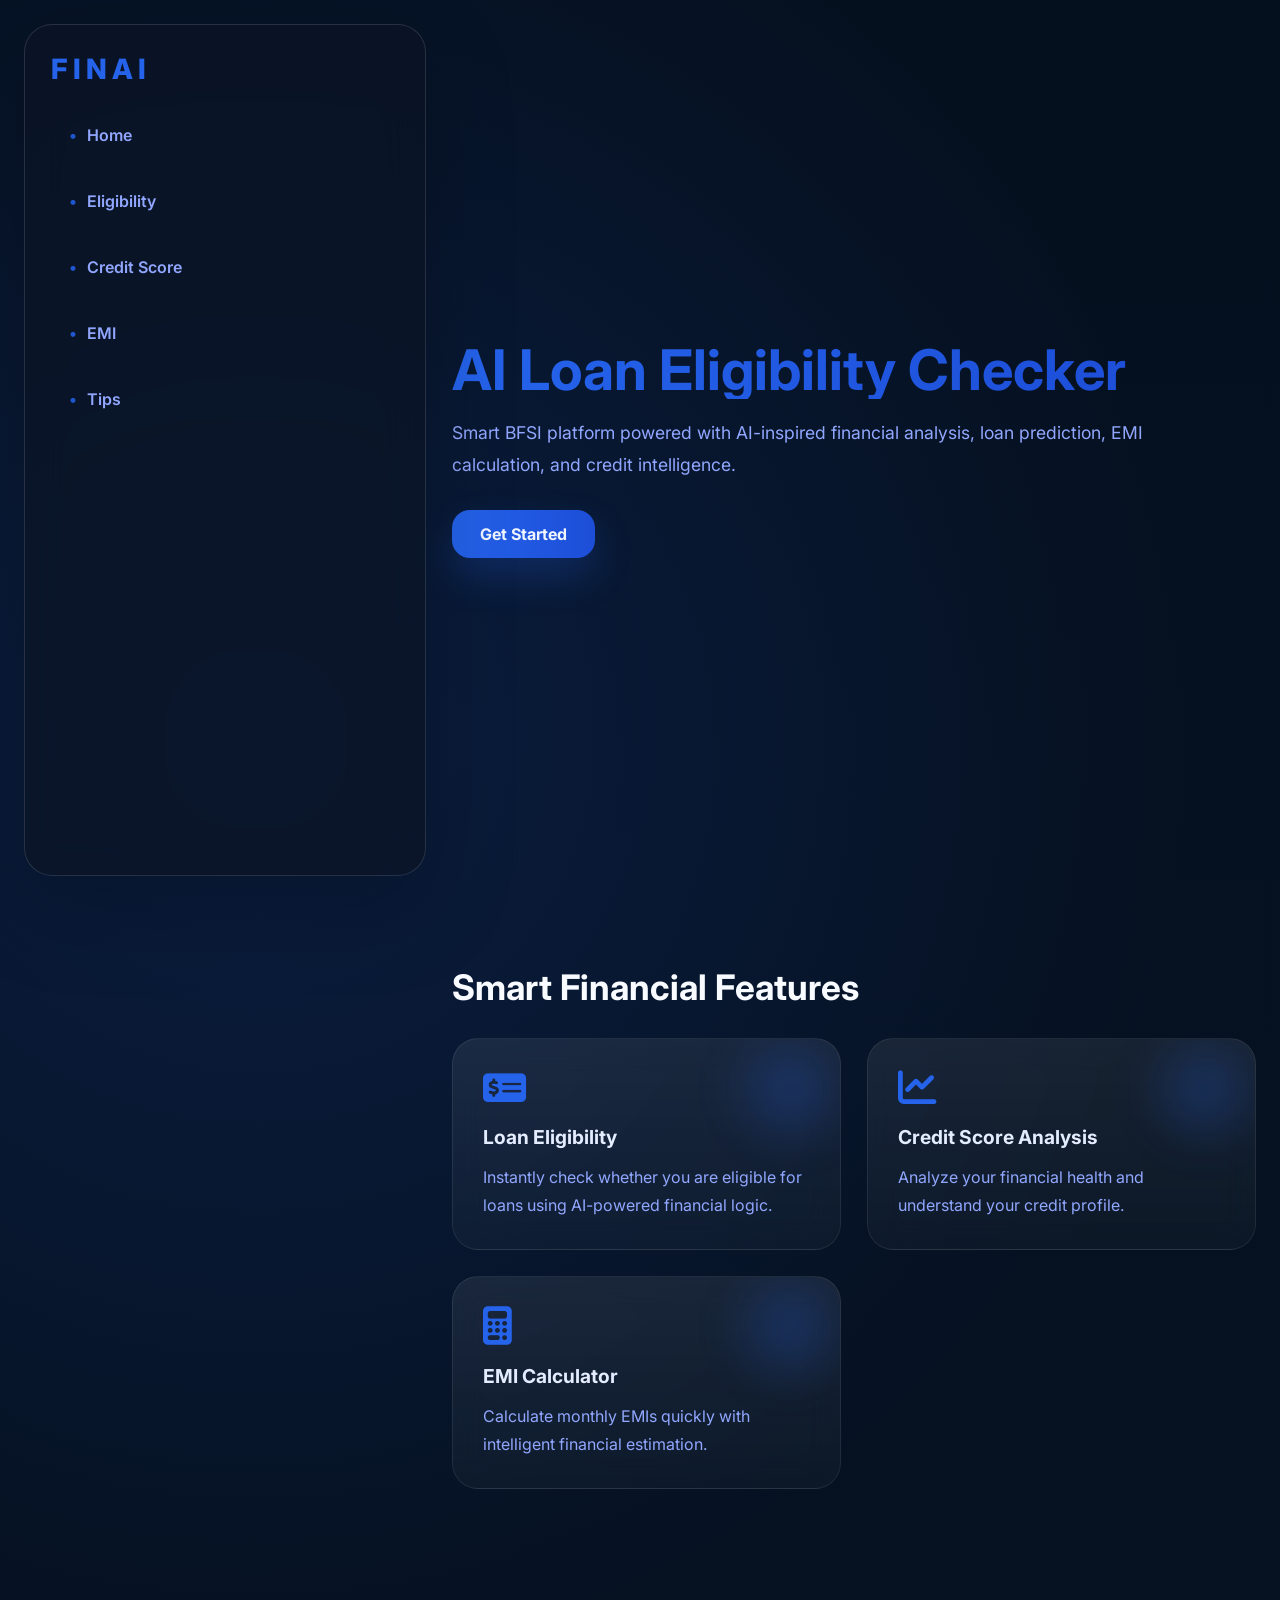
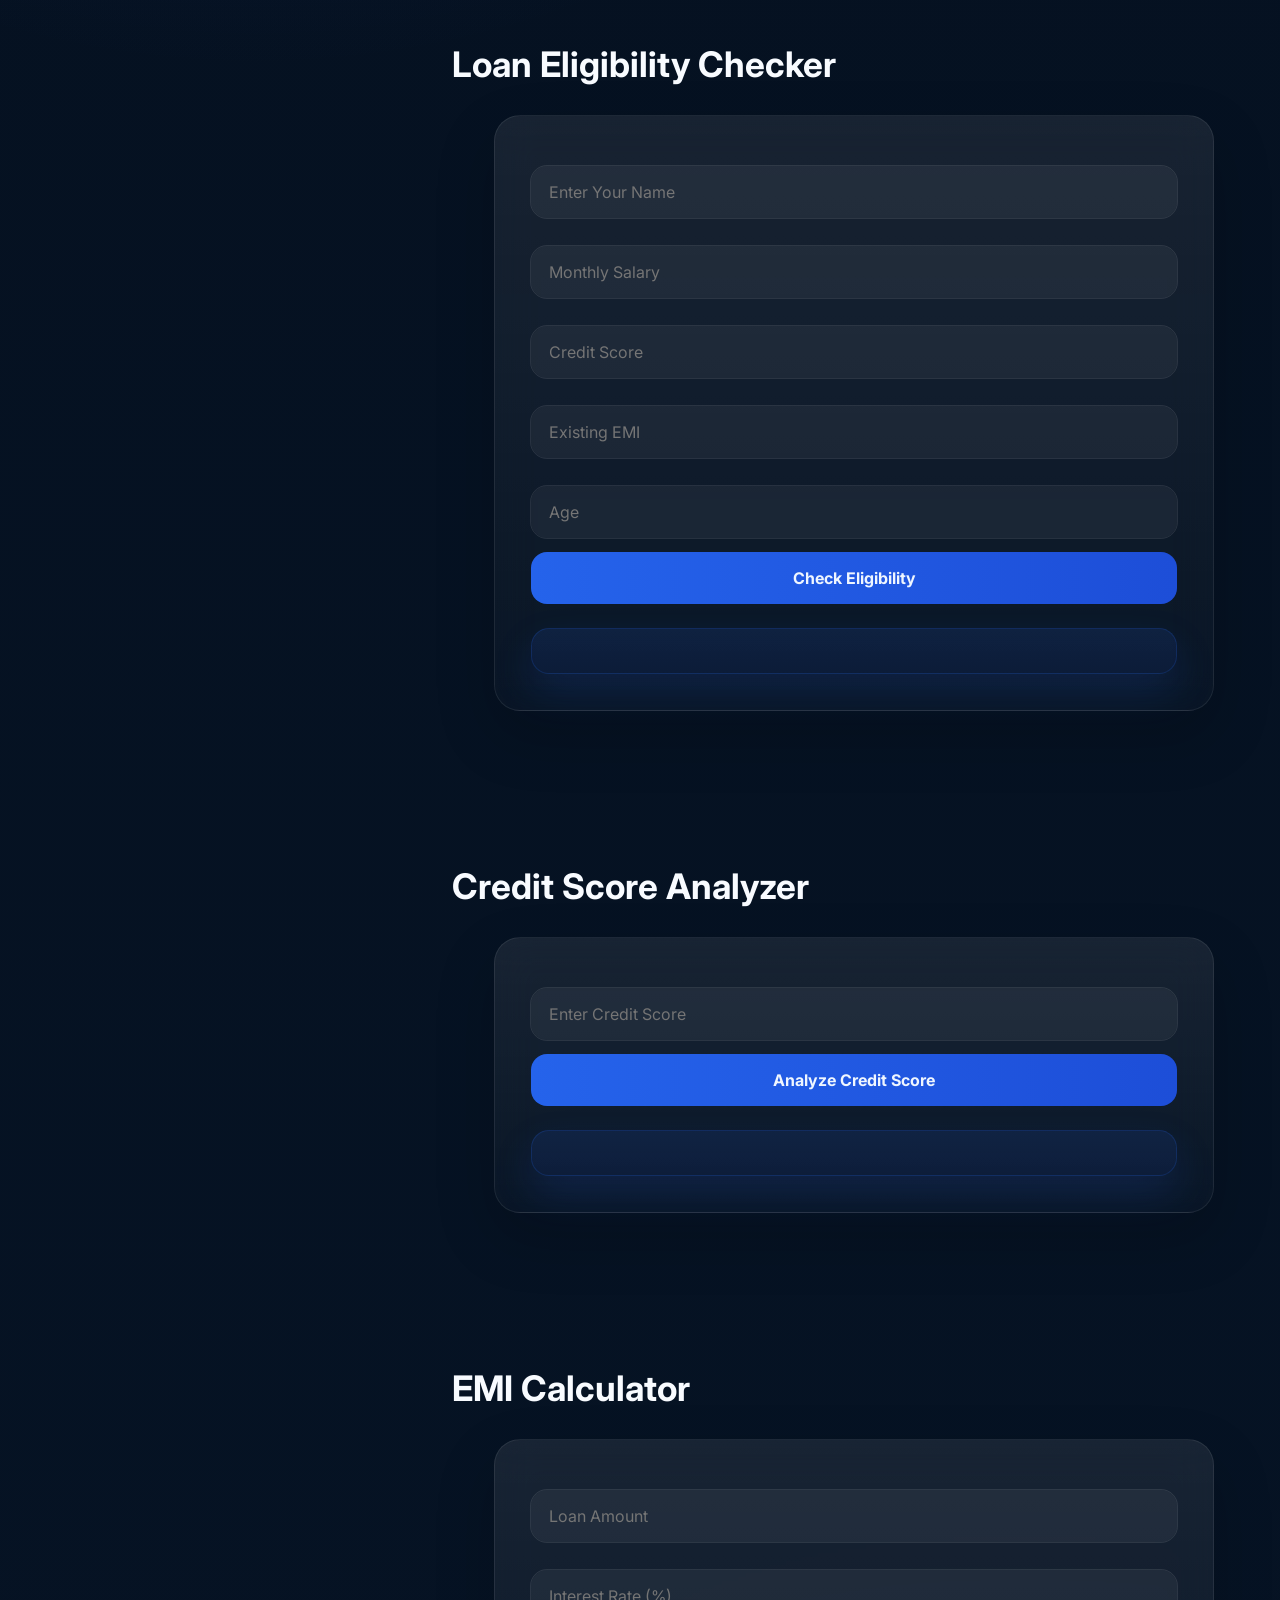
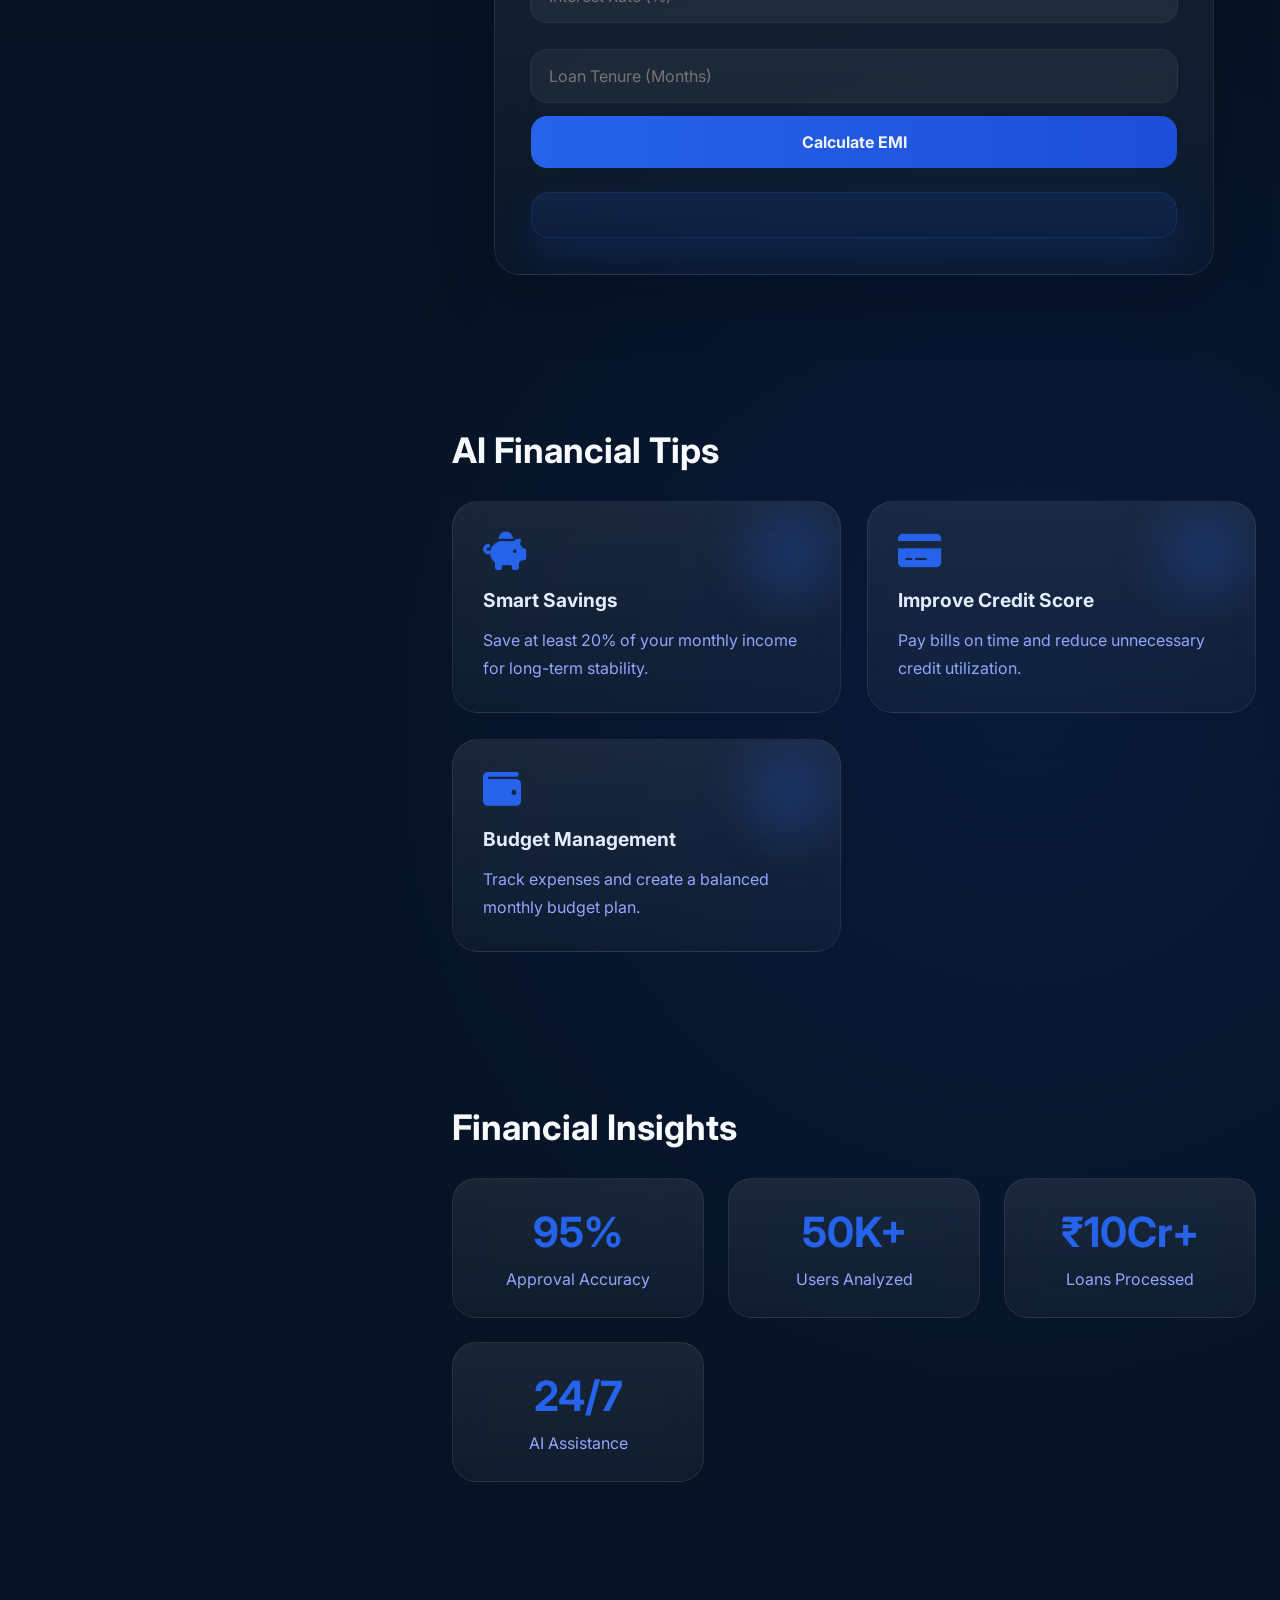
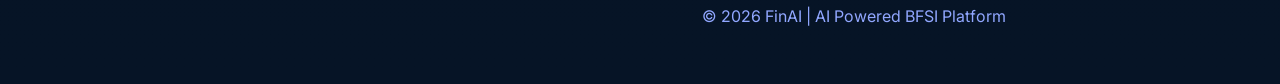
<file: index.html>
<!DOCTYPE html>
<html lang="en">
<head>
    <meta charset="UTF-8">
    <meta name="viewport" content="width=device-width, initial-scale=1.0">
    <title>FinAI - AI Loan Eligibility Checker</title>

    <!-- CSS -->
    <link rel="stylesheet" href="style.css">

    <!-- Font Awesome -->
    <link rel="stylesheet"
    href="https://cdnjs.cloudflare.com/ajax/libs/font-awesome/6.5.1/css/all.min.css">
</head>

<body>

    <!-- Navbar -->

    <nav class="navbar">

        <div class="logo">FinAI</div>

        <ul>
            <li><a href="#home">Home</a></li>
            <li><a href="#eligibility">Eligibility</a></li>
            <li><a href="#credit">Credit Score</a></li>
            <li><a href="#emi">EMI</a></li>
            <li><a href="#tips">Tips</a></li>
        </ul>

    </nav>

    <!-- Hero Section -->

    <section id="home" class="hero">

        <div class="hero-content">

            <h1>AI Loan Eligibility Checker</h1>

            <p>
                Smart BFSI platform powered with AI-inspired
                financial analysis, loan prediction,
                EMI calculation, and credit intelligence.
            </p>

            <a href="#eligibility" class="btn">
                Get Started
            </a>

        </div>

    </section>

    <!-- Features -->

    <section class="section">

        <h2 class="section-title">
            Smart Financial Features
        </h2>

        <div class="card-container">

            <div class="card">

                <i class="fa-solid fa-money-check-dollar"></i>

                <h3>Loan Eligibility</h3>

                <p>
                    Instantly check whether you are eligible
                    for loans using AI-powered financial logic.
                </p>

            </div>

            <div class="card">

                <i class="fa-solid fa-chart-line"></i>

                <h3>Credit Score Analysis</h3>

                <p>
                    Analyze your financial health and
                    understand your credit profile.
                </p>

            </div>

            <div class="card">

                <i class="fa-solid fa-calculator"></i>

                <h3>EMI Calculator</h3>

                <p>
                    Calculate monthly EMIs quickly with
                    intelligent financial estimation.
                </p>

            </div>

        </div>

    </section>

    <!-- Eligibility Section -->

    <section id="eligibility" class="section">

        <h2 class="section-title">
            Loan Eligibility Checker
        </h2>

        <div class="form-box">

            <input type="text"
            id="name"
            placeholder="Enter Your Name">

            <input type="number"
            id="salary"
            placeholder="Monthly Salary">

            <input type="number"
            id="score"
            placeholder="Credit Score">

            <input type="number"
            id="emiInput"
            placeholder="Existing EMI">

            <input type="number"
            id="age"
            placeholder="Age">

            <button onclick="checkEligibility()">
                Check Eligibility
            </button>

            <div id="result" class="result-box"></div>

        </div>

    </section>

    <!-- Credit Score Section -->

    <section id="credit" class="section">

        <h2 class="section-title">
            Credit Score Analyzer
        </h2>

        <div class="form-box">

            <input type="number"
            id="creditInput"
            placeholder="Enter Credit Score">

            <button onclick="analyzeCredit()">
                Analyze Credit Score
            </button>

            <div id="creditResult" class="result-box"></div>

        </div>

    </section>

    <!-- EMI Calculator -->

    <section id="emi" class="section">

        <h2 class="section-title">
            EMI Calculator
        </h2>

        <div class="form-box">

            <input type="number"
            id="loan"
            placeholder="Loan Amount">

            <input type="number"
            id="rate"
            placeholder="Interest Rate (%)">

            <input type="number"
            id="time"
            placeholder="Loan Tenure (Months)">

            <button onclick="calculateEMI()">
                Calculate EMI
            </button>

            <div id="emiResult" class="result-box"></div>

        </div>

    </section>

    <!-- Financial Tips -->

    <section id="tips" class="section">

        <h2 class="section-title">
            AI Financial Tips
        </h2>

        <div class="card-container">

            <div class="card">

                <i class="fa-solid fa-piggy-bank"></i>

                <h3>Smart Savings</h3>

                <p>
                    Save at least 20% of your monthly
                    income for long-term stability.
                </p>

            </div>

            <div class="card">

                <i class="fa-solid fa-credit-card"></i>

                <h3>Improve Credit Score</h3>

                <p>
                    Pay bills on time and reduce
                    unnecessary credit utilization.
                </p>

            </div>

            <div class="card">

                <i class="fa-solid fa-wallet"></i>

                <h3>Budget Management</h3>

                <p>
                    Track expenses and create a
                    balanced monthly budget plan.
                </p>

            </div>

        </div>

    </section>

    <!-- Statistics -->

    <section class="section">

        <h2 class="section-title">
            Financial Insights
        </h2>

        <div class="stats">

            <div class="stat-card">
                <h2>95%</h2>
                <p>Approval Accuracy</p>
            </div>

            <div class="stat-card">
                <h2>50K+</h2>
                <p>Users Analyzed</p>
            </div>

            <div class="stat-card">
                <h2>₹10Cr+</h2>
                <p>Loans Processed</p>
            </div>

            <div class="stat-card">
                <h2>24/7</h2>
                <p>AI Assistance</p>
            </div>

        </div>

    </section>

    <!-- Footer -->

    <footer>

        <p>
            © 2026 FinAI | AI Powered BFSI Platform
        </p>

    </footer>

    <!-- JavaScript -->

    <script src="script.js"></script>

</body>
</html>
</file>
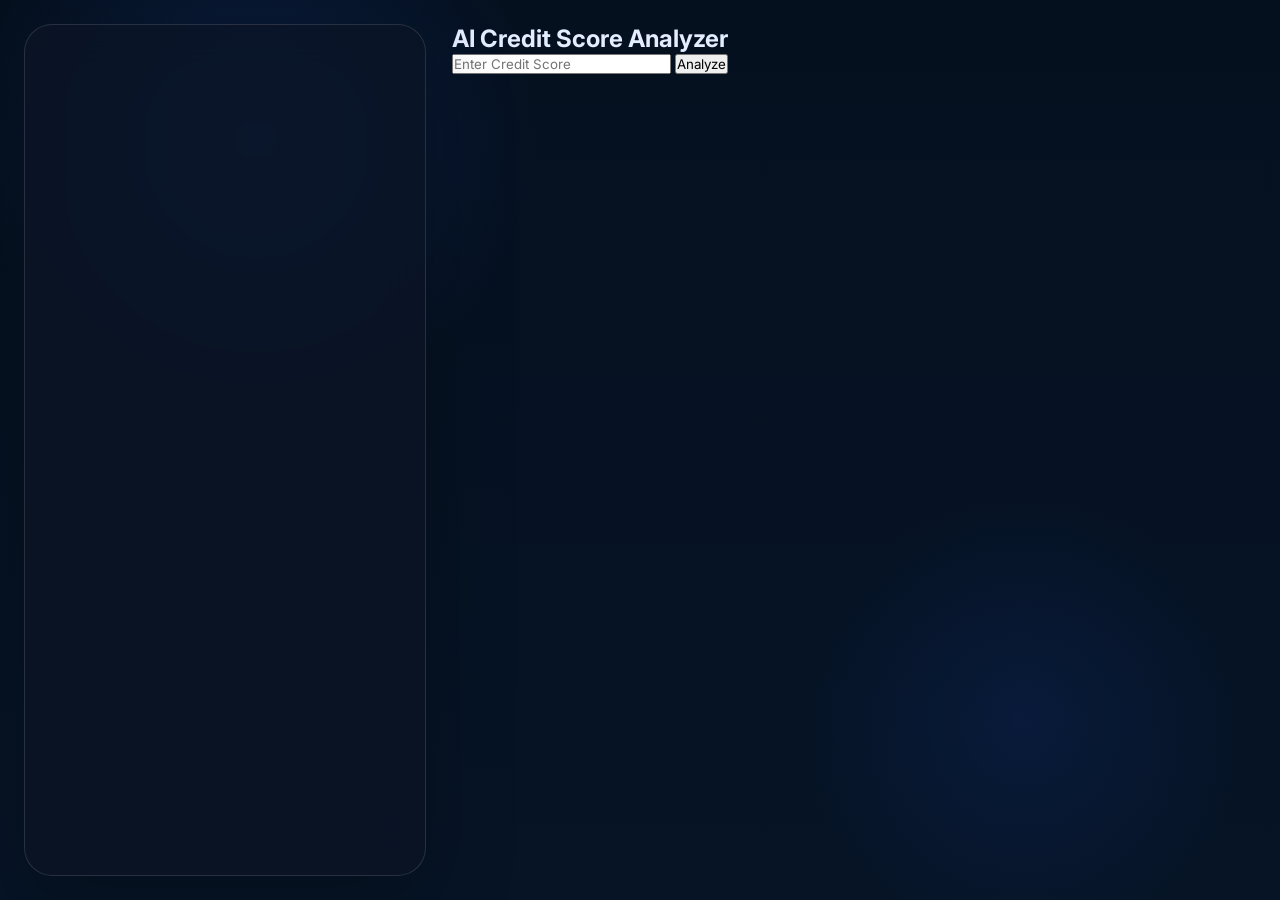
<file: credit-score.html>
<!DOCTYPE html>
<html lang="en">
<head>
    <meta charset="UTF-8">
    <meta name="viewport" content="width=device-width, initial-scale=1.0">
    <title>Credit Score Analyzer</title>
    <link rel="stylesheet" href="style.css">
</head>
<body>

<nav class="navbar">
    <div class="logo"></div>
</nav>

<section class="credit-section">
    <div class="glass-card">
        <h2>AI Credit Score Analyzer</h2>

        <input type="number" id="creditInput" placeholder="Enter Credit Score">

        <button onclick="analyzeCredit()">Analyze</button>

        <div id="creditResult"></div>
    </div>
</section>

<script src="script.js"></script>
</body>
</html>
</file>
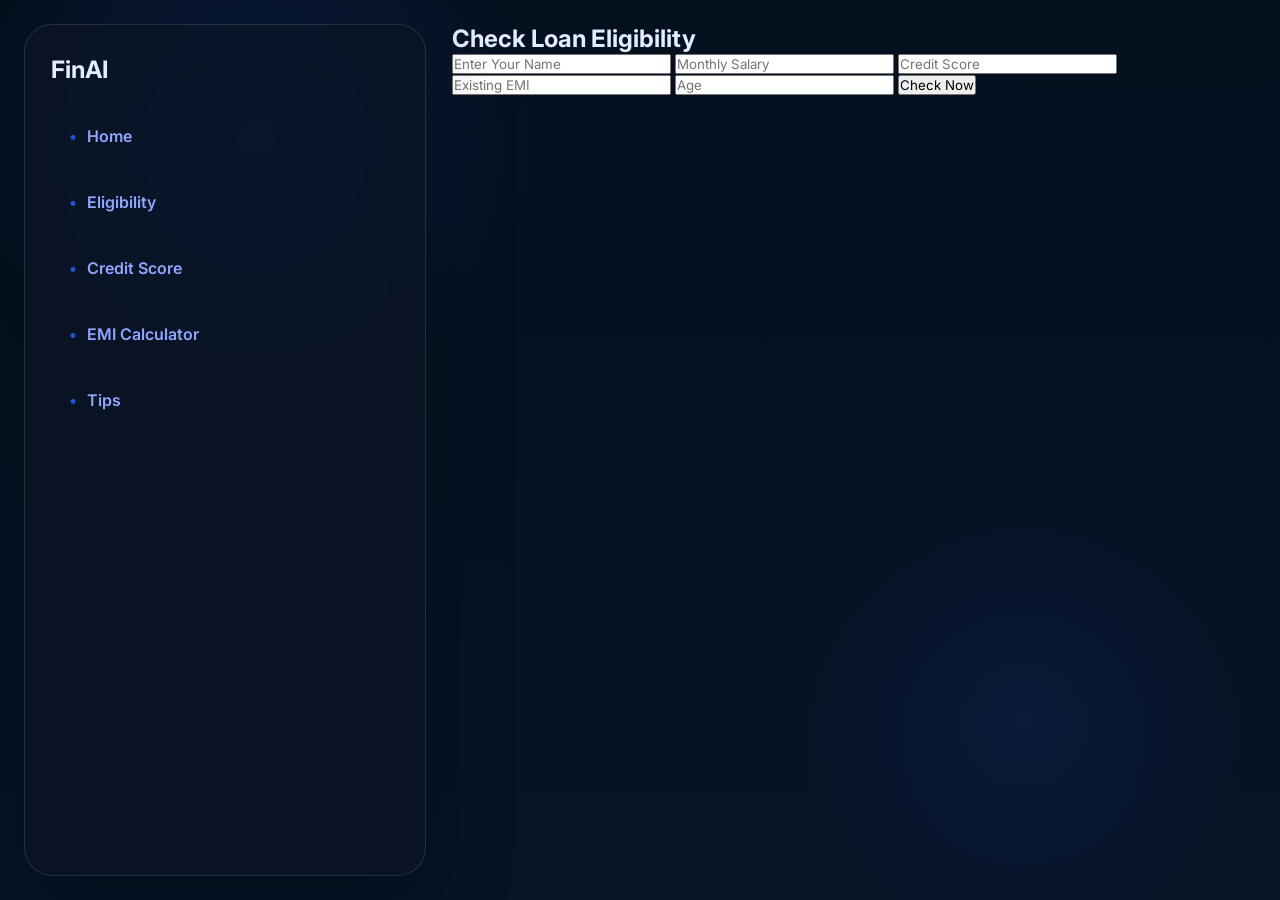
<file: eligibility.html>
<!DOCTYPE html>
<html lang="en">
<head>
    <meta charset="UTF-8">
    <meta name="viewport" content="width=device-width, initial-scale=1.0">
    <title>Loan Eligibility</title>
    <link rel="stylesheet" href="style.css">
</head>
<body>

<nav class="navbar">
    <h2>FinAI</h2>
    <ul>
        <li><a href="index.html">Home</a></li>
        <li><a href="eligibility.html">Eligibility</a></li>
        <li><a href="credit-score.html">Credit Score</a></li>
        <li><a href="emi-calculator.html">EMI Calculator</a></li>
        <li><a href="tips.html">Tips</a></li>
    </ul>
</nav>

<section class="form-section">
    <div class="glass-card">
        <h2>Check Loan Eligibility</h2>
        
        <input type="text" id="name" placeholder="Enter Your Name">

<input type="number" id="salary" placeholder="Monthly Salary">

<input type="number" id="score" placeholder="Credit Score">

<input type="number" id="emi" placeholder="Existing EMI">

<input type="number" id="age" placeholder="Age">

        <button onclick="checkEligibility()">Check Now</button>

        <div id="result"></div>
    </div>
</section>

<script src="script.js"></script>
</body>
</html>
</file>
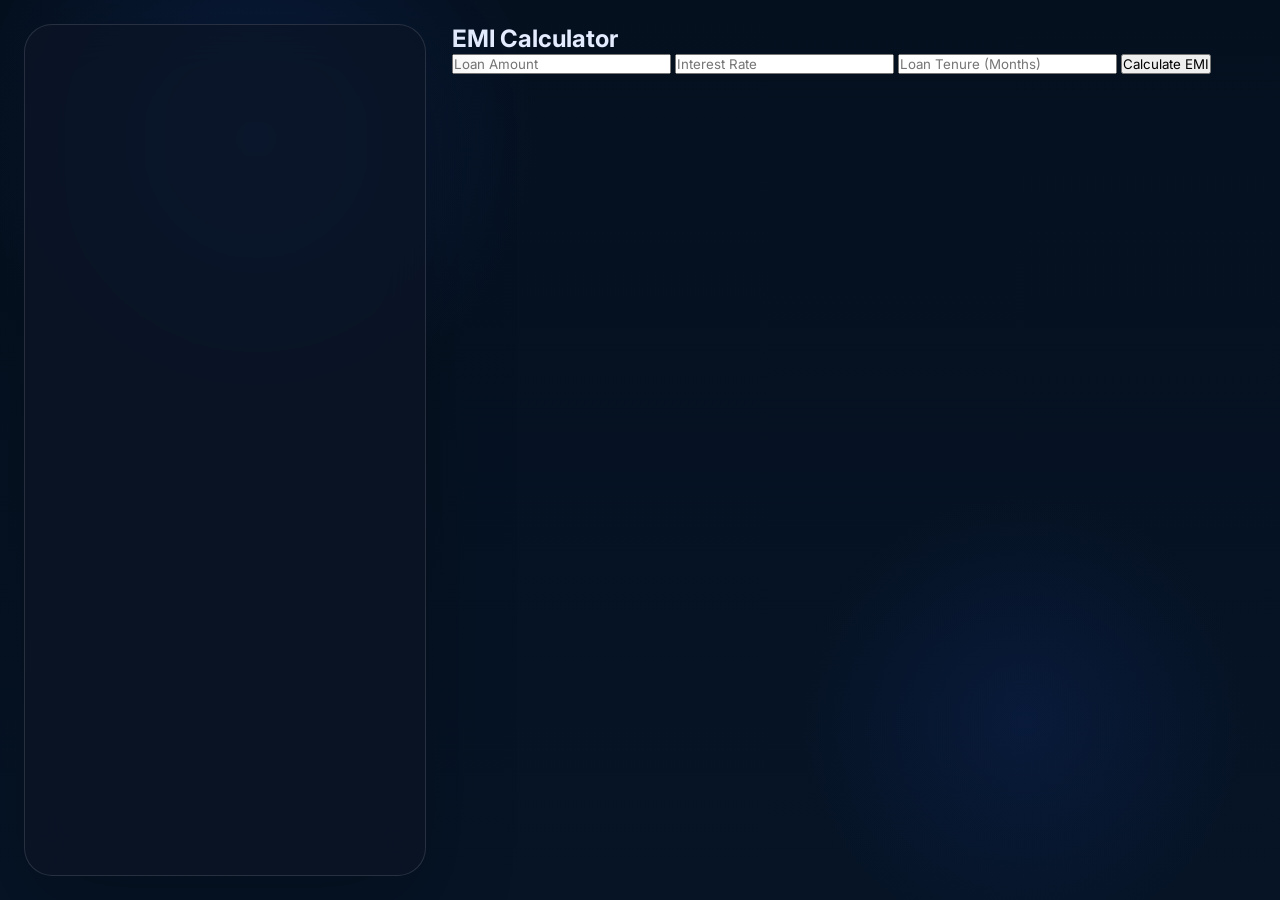
<file: emi-calculator.html>
<!DOCTYPE html>
<html lang="en">
<head>
    <meta charset="UTF-8">
    <meta name="viewport" content="width=device-width, initial-scale=1.0">
    <title>EMI Calculator</title>
    <link rel="stylesheet" href="style.css">
</head>
<body>

<nav class="navbar">
    <div class="logo"></div>
</nav>

<section class="emi-section">
    <div class="glass-card">
        <h2>EMI Calculator</h2>

        <input type="number" id="loan" placeholder="Loan Amount">
        <input type="number" id="rate" placeholder="Interest Rate">
        <input type="number" id="time" placeholder="Loan Tenure (Months)">

        <button onclick="calculateEMI()">Calculate EMI</button>

        <div id="emiResult"></div>
    </div>
</section>

<script src="script.js"></script>
</body>
</html>
</file>
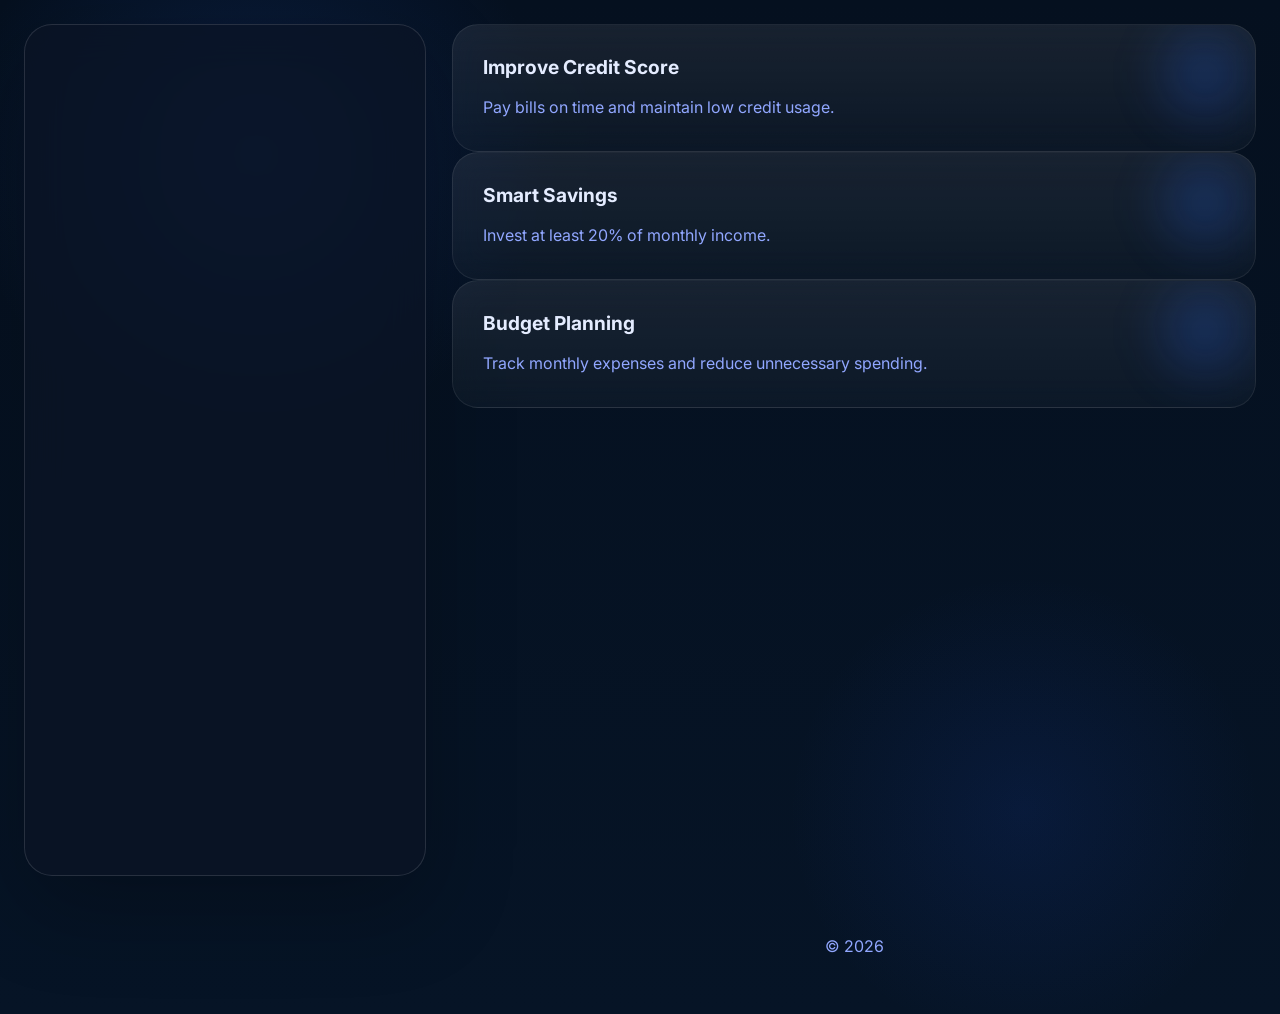
<file: tips.html>
<!DOCTYPE html>
<html lang="en">
<head>
    <meta charset="UTF-8">
    <meta name="viewport" content="width=device-width, initial-scale=1.0">
    <title>Financial Tips</title>
    <link rel="stylesheet" href="style.css">
</head>
<body>

<nav class="navbar">
    <div class="logo"></div>
</nav>

<section class="tips-container">
    <div class="card">
        <h3>Improve Credit Score</h3>
        <p>Pay bills on time and maintain low credit usage.</p>
    </div>

    <div class="card">
        <h3>Smart Savings</h3>
        <p>Invest at least 20% of monthly income.</p>
    </div>

    <div class="card">
        <h3>Budget Planning</h3>
        <p>Track monthly expenses and reduce unnecessary spending.</p>
    </div>
</section>

<footer>
    <p>© 2026</p>
</footer>

</body>
</html>
</file>
<file: style.css>
@import url('https://fonts.googleapis.com/css2?family=Inter:wght@300;400;600;700&display=swap');

:root{
    --bg-1:#05101f;
    --bg-2:#061426;
    --accent:#2563eb;
    --accent-2:#1d4ed8;
    --accent-soft:rgba(37,99,235,0.16);
    --glass:rgba(255,255,255,0.08);
    --text:#e4ecff;
    --muted:#91a7ff;
    --card-bg:rgba(255,255,255,0.06);
    --border:rgba(255,255,255,0.12);
    --radius-lg:24px;
    --radius-md:18px;
    --radius-sm:12px;
}

*{
    margin:0;
    padding:0;
    box-sizing:border-box;
    font-family:'Inter',sans-serif;
    -webkit-font-smoothing:antialiased;
    -moz-osx-font-smoothing:grayscale;
    scroll-behavior:smooth;
}

html,body{
    min-height:100%;
}

body{
    min-height:100vh;
    display:grid;
    grid-template-columns:minmax(280px,1fr) 2fr;
    gap:26px;
    background:radial-gradient(circle at 20% 15%, rgba(37,99,235,0.16), transparent 22%),
               radial-gradient(circle at 80% 80%, rgba(29,78,216,0.12), transparent 18%),
               linear-gradient(180deg,var(--bg-1),var(--bg-2));
    color:var(--text);
    overflow-x:hidden;
    padding:24px;
}

body > .navbar{
    position:sticky;
    top:24px;
    align-self:start;
    width:100%;
    min-height:calc(100vh - 48px);
    display:flex;
    flex-direction:column;
    justify-content:flex-start;
    gap:28px;
    padding:30px 26px;
    background:rgba(11,20,37,0.76);
    backdrop-filter:blur(20px);
    border-radius:28px;
    border:1px solid var(--border);
    box-shadow:0 32px 90px rgba(0,0,0,0.24);
}

.logo{
    font-size:28px;
    font-weight:800;
    letter-spacing:0.18em;
    color:var(--accent);
    text-transform:uppercase;
    line-height:1;
}

.navbar ul{
    display:flex;
    flex-direction:column;
    gap:18px;
    list-style:none;
}

.navbar a{
    display:inline-flex;
    align-items:center;
    gap:10px;
    padding:14px 18px;
    border-radius:16px;
    color:var(--muted);
    text-decoration:none;
    font-weight:600;
    transition:all 220ms ease;
}

.navbar a:hover,
.navbar a:focus-visible{
    color:#fff;
    background:linear-gradient(90deg,rgba(37,99,235,0.18),rgba(29,78,216,0.18));
    transform:translateX(4px);
}

.navbar a::before{
    content:'•';
    color:var(--accent);
    opacity:0.85;
}

.hero,
.section,
footer{
    grid-column:2;
}

.hero{
    min-height:78vh;
    display:flex;
    align-items:center;
    padding:24px 0;
}

.hero-content{
    max-width:780px;
}

.hero h1{
    font-size:clamp(3.5rem,4vw,5.5rem);
    line-height:1.02;
    margin-bottom:18px;
    background:linear-gradient(90deg,var(--accent),var(--accent-2));
    -webkit-background-clip:text;
    -webkit-text-fill-color:transparent;
}

.hero p{
    max-width:700px;
    font-size:1.1rem;
    color:var(--muted);
    margin-bottom:30px;
    line-height:1.8;
}

.btn{
    display:inline-flex;
    align-items:center;
    gap:10px;
    padding:14px 28px;
    background:linear-gradient(90deg,var(--accent),var(--accent-2));
    color:#eff6ff;
    border-radius:18px;
    text-decoration:none;
    font-weight:700;
    box-shadow:0 18px 38px rgba(37,99,235,0.24);
    transition:transform 220ms ease, box-shadow 220ms ease;
}

.btn:hover{
    transform:translateY(-4px);
    box-shadow:0 26px 58px rgba(37,99,235,0.28);
}

.section{
    padding:64px 0;
}

.section-title{
    text-align:left;
    font-size:2.2rem;
    margin-bottom:30px;
    color:#f8fbff;
}

.card-container{
    display:grid;
    grid-template-columns:repeat(auto-fit,minmax(280px,1fr));
    gap:26px;
}

.card{
    background:linear-gradient(180deg,rgba(255,255,255,0.08),rgba(255,255,255,0.03));
    border:1px solid rgba(255,255,255,0.08);
    backdrop-filter:blur(16px);
    border-radius:26px;
    padding:30px;
    position:relative;
    overflow:hidden;
    transition:transform 280ms ease,box-shadow 280ms ease,border-color 280ms ease;
    animation:cardMove 8s ease-in-out infinite alternate;
}

.card::before{
    content:'';
    position:absolute;
    width:160px;
    height:160px;
    right:-30px;
    top:-30px;
    background:radial-gradient(circle,rgba(37,99,235,0.28),transparent 60%);
    filter:blur(18px);
    pointer-events:none;
}

.card:hover{
    transform:translateY(-12px);
    box-shadow:0 36px 90px rgba(0,0,0,0.24),0 0 0 1px rgba(37,99,235,0.22);
    border-color:rgba(37,99,235,0.22);
}

.card i{
    font-size:2.4rem;
    color:var(--accent);
    margin-bottom:18px;
}

.card h3{
    margin-bottom:14px;
    font-size:1.2rem;
}

.card p{
    color:var(--muted);
    line-height:1.75;
}

@keyframes cardMove{
    from{transform:translateY(0);} to{transform:translateY(-8px);}
}

.form-box{
    max-width:720px;
    margin:0 auto;
    background:linear-gradient(180deg,rgba(255,255,255,0.08),rgba(255,255,255,0.02));
    border:1px solid rgba(255,255,255,0.08);
    backdrop-filter:blur(20px);
    border-radius:26px;
    padding:36px;
    box-shadow:0 24px 60px rgba(0,0,0,0.18);
}

.form-box input{
    width:100%;
    padding:16px 18px;
    margin:14px 0;
    border:none;
    border-radius:16px;
    background:rgba(255,255,255,0.05);
    color:var(--text);
    font-size:1rem;
    outline:1px solid rgba(255,255,255,0.1);
}

.form-box button{
    width:100%;
    padding:16px;
    border:none;
    border-radius:16px;
    background:linear-gradient(90deg,var(--accent),var(--accent-2));
    color:#eff6ff;
    font-weight:700;
    font-size:1rem;
    cursor:pointer;
    transition:transform 200ms ease,box-shadow 200ms ease;
}

.form-box button:hover{
    transform:translateY(-3px);
    box-shadow:0 18px 36px rgba(37,99,235,0.24);
}

.result-box{
    margin-top:24px;
    padding:22px;
    border-radius:18px;
    background:linear-gradient(180deg,rgba(37,99,235,0.13),rgba(29,78,216,0.1));
    border:1px solid rgba(37,99,235,0.2);
    color:#f8fbff;
    box-shadow:0 18px 40px rgba(37,99,235,0.16);
    animation:fadeIn 520ms ease, resultGlow 4s ease-in-out infinite;
}

.result-box h3{
    margin-bottom:12px;
    animation:popIn 380ms ease forwards;
}

.result-box p{
    animation:fadeInText 600ms ease forwards;
}

@keyframes fadeIn{
    from{opacity:0;transform:translateY(18px);} to{opacity:1;transform:translateY(0);}
}

@keyframes resultGlow{
    0%,100%{box-shadow:0 18px 40px rgba(37,99,235,0.16), 0 0 0 1px rgba(37,99,235,0.12);}
    50%{box-shadow:0 22px 56px rgba(37,99,235,0.26), 0 0 0 1px rgba(37,99,235,0.18);}
}

@keyframes popIn{
    from{opacity:0;transform:scale(0.95) translateY(8px);} to{opacity:1;transform:scale(1) translateY(0);}
}

@keyframes fadeInText{
    from{opacity:0;transform:translateY(10px);} to{opacity:1;transform:translateY(0);}
}

.stats{
    display:grid;
    grid-template-columns:repeat(auto-fit,minmax(220px,1fr));
    gap:24px;
}

.stat-card{
    background:linear-gradient(180deg,rgba(255,255,255,0.08),rgba(255,255,255,0.04));
    border:1px solid rgba(255,255,255,0.08);
    backdrop-filter:blur(18px);
    border-radius:24px;
    padding:28px;
    text-align:center;
    transition:transform 220ms ease,box-shadow 220ms ease;
}

.stat-card:hover{
    transform:translateY(-8px);
    box-shadow:0 22px 60px rgba(37,99,235,0.18);
}

.stat-card h2{
    font-size:2.6rem;
    color:var(--accent);
}

.stat-card p{
    margin-top:12px;
    color:var(--muted);
}

footer{
    text-align:center;
    padding:34px 10px;
    color:var(--muted);
}

@media(max-width:1024px){
    body{
        grid-template-columns:1fr;
        padding:20px;
    }

    body > .navbar{
        position:relative;
        top:0;
        min-height:auto;
        width:100%;
        margin:0 0 18px;
        padding:24px;
        flex-direction:row;
        flex-wrap:wrap;
        align-items:center;
        justify-content:space-between;
    }

    .navbar ul{
        flex-direction:row;
        flex-wrap:wrap;
        gap:10px;
        width:100%;
    }

    .navbar a{
        padding:10px 14px;
    }

    .hero{
        min-height:auto;
    }
}

@media(max-width:640px){
    body{
        padding:14px;
    }

    .navbar{
        border-radius:22px;
        padding:20px;
        gap:16px;
    }

    .hero h1{
        font-size:2.4rem;
    }

    .section-title{
        font-size:1.7rem;
    }

    .card{
        padding:24px;
    }

    .form-box{
        padding:24px;
    }
}
</file>
